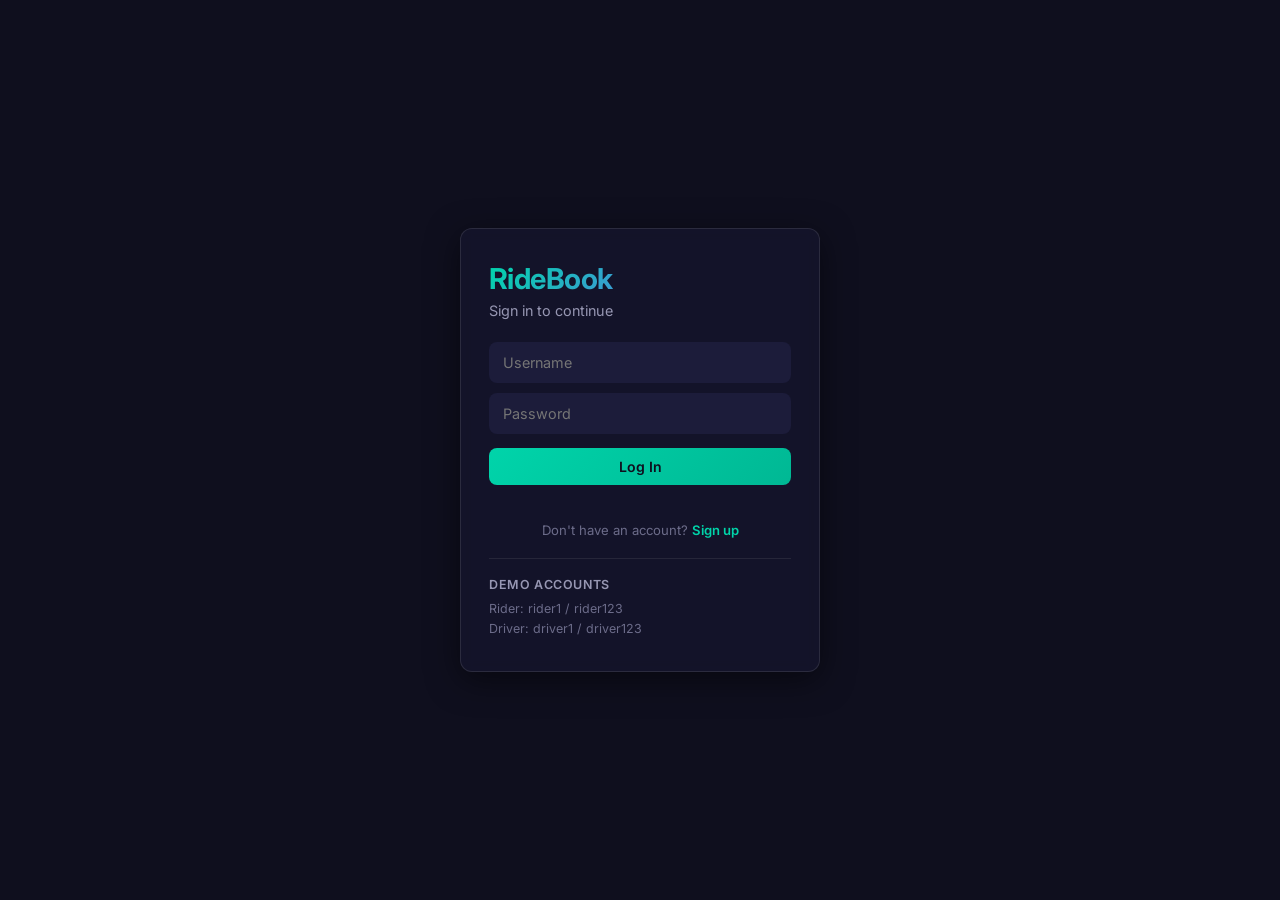
<file: public/index.html>
<!DOCTYPE html>
<html lang="en">
<head>
  <meta charset="UTF-8">
  <meta name="viewport" content="width=device-width, initial-scale=1.0">
  <title>RideBook - Login</title>
  <link rel="preconnect" href="https://fonts.googleapis.com">
  <link href="https://fonts.googleapis.com/css2?family=Inter:wght@400;500;600;700&display=swap" rel="stylesheet">
  <link rel="stylesheet" href="style.css">
</head>
<body>
  <div id="login-page">
    <div id="login-card">
      <h1>RideBook</h1>
      <p class="instruction">Sign in to continue</p>

      <form id="login-form">
        <input type="text" id="username-input" placeholder="Username" autocomplete="username">
        <input type="password" id="password-input" placeholder="Password" autocomplete="current-password">
        <button type="submit" id="login-btn">Log In</button>
      </form>

      <p id="form-error" class="login-error"></p>

      <p id="toggle-mode">
        Don't have an account? <a href="signup.html">Sign up</a>
      </p>

      <div id="demo-accounts">
        <p class="demo-title">Demo accounts</p>
        <p>Rider: rider1 / rider123</p>
        <p>Driver: driver1 / driver123</p>
      </div>
    </div>
  </div>
  <script src="login.js"></script>
</body>
</html>
</file>
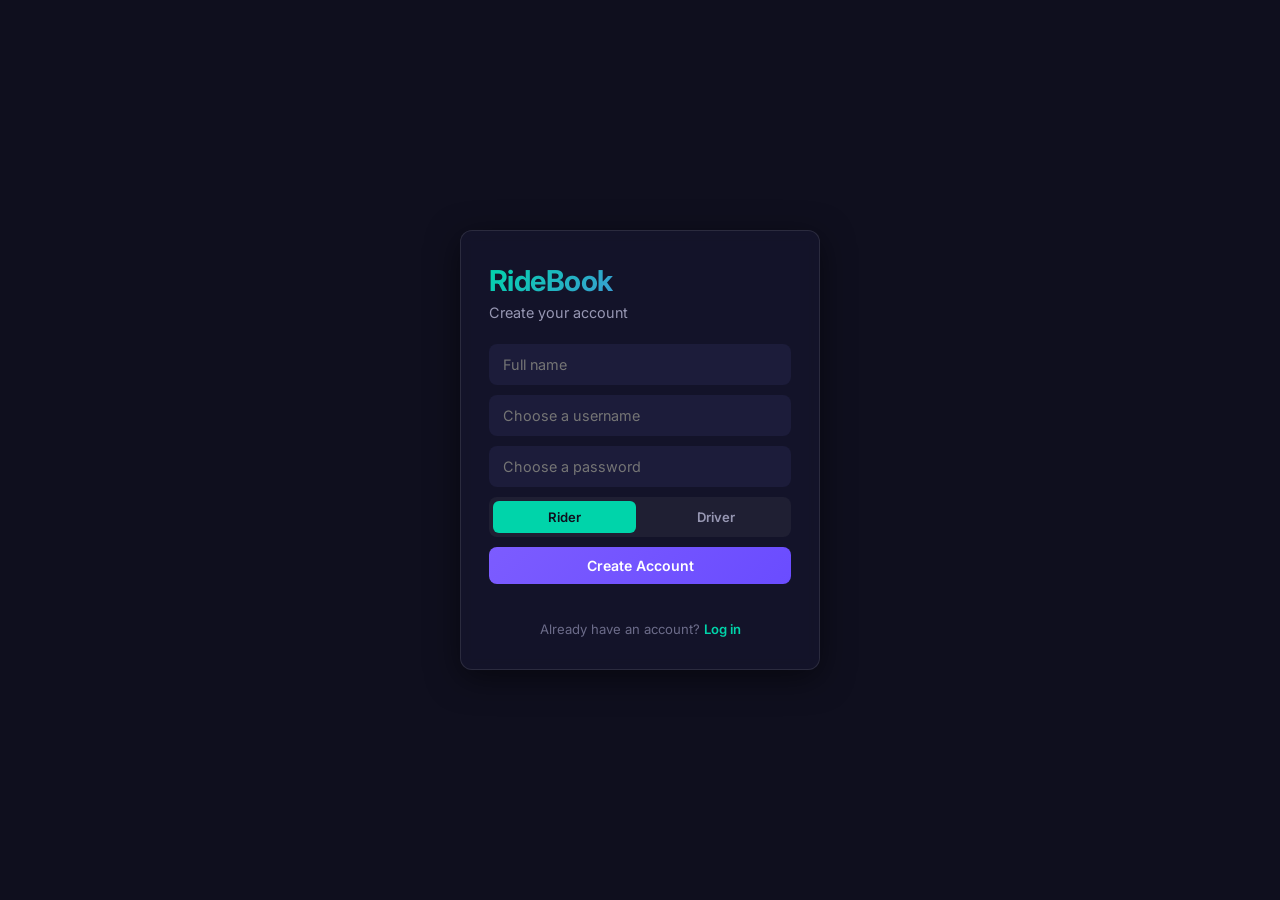
<file: public/signup.html>
<!DOCTYPE html>
<html lang="en">
<head>
  <meta charset="UTF-8">
  <meta name="viewport" content="width=device-width, initial-scale=1.0">
  <title>RideBook - Sign Up</title>
  <link rel="preconnect" href="https://fonts.googleapis.com">
  <link href="https://fonts.googleapis.com/css2?family=Inter:wght@400;500;600;700&display=swap" rel="stylesheet">
  <link rel="stylesheet" href="style.css">
</head>
<body>
  <div id="login-page">
    <div id="login-card">
      <h1>RideBook</h1>
      <p class="instruction">Create your account</p>

      <form id="signup-form">
        <input type="text" id="signup-name-input" placeholder="Full name" autocomplete="name">
        <input type="text" id="signup-username-input" placeholder="Choose a username" autocomplete="username">
        <input type="password" id="signup-password-input" placeholder="Choose a password" autocomplete="new-password">
        <div id="role-toggle">
          <button type="button" class="role-btn active" data-role="rider">Rider</button>
          <button type="button" class="role-btn" data-role="driver">Driver</button>
        </div>
        <button type="submit" id="signup-btn">Create Account</button>
      </form>

      <p id="form-error" class="login-error"></p>

      <p id="toggle-mode">
        Already have an account? <a href="index.html">Log in</a>
      </p>
    </div>
  </div>
  <script src="signup.js"></script>
</body>
</html>
</file>
<file: public/style.css>
:root {
  --bg-primary: #0f0f1e;
  --bg-sidebar: #14142b;
  --bg-card: #1c1c3a;
  --bg-card-hover: #232347;
  --accent-teal: #00d4aa;
  --accent-purple: #7c5cff;
  --text-primary: #ffffff;
  --text-secondary: #9797b3;
  --text-muted: #6c6c8a;
  --danger: #ff5470;
  --warning: #ffb84d;
  --radius: 12px;
  --shadow: 0 4px 16px rgba(0, 0, 0, 0.35);
}

* {
  margin: 0;
  padding: 0;
  box-sizing: border-box;
}

body {
  font-family: 'Inter', -apple-system, BlinkMacSystemFont, 'Segoe UI', Roboto, sans-serif;
  height: 100vh;
  overflow: hidden;
  background: var(--bg-primary);
}

button {
  padding: 10px 18px;
  border: none;
  border-radius: 8px;
  cursor: pointer;
  font-size: 0.88rem;
  font-weight: 600;
  font-family: inherit;
  transition: transform 0.12s ease, background 0.15s ease, box-shadow 0.15s ease;
}

button:hover {
  transform: translateY(-1px);
}

button:active {
  transform: translateY(0);
}

.hidden {
  display: none !important;
}

/* ===== Ride app layout (sidebar + map) ===== */
#app {
  display: flex;
  height: 100vh;
}

#sidebar {
  width: 360px;
  padding: 20px;
  background: var(--bg-sidebar);
  color: var(--text-primary);
  overflow-y: auto;
  flex-shrink: 0;
  border-right: 1px solid rgba(255, 255, 255, 0.06);
}

#sidebar h1 {
  font-size: 1.5rem;
  font-weight: 700;
  margin-bottom: 4px;
  background: linear-gradient(135deg, var(--accent-teal), var(--accent-purple));
  -webkit-background-clip: text;
  background-clip: text;
  color: transparent;
}

#sidebar h2 {
  font-size: 0.8rem;
  font-weight: 600;
  margin-top: 20px;
  margin-bottom: 10px;
  color: var(--text-muted);
  text-transform: uppercase;
  letter-spacing: 1.2px;
}

.instruction {
  font-size: 0.9rem;
  color: var(--text-secondary);
  margin-bottom: 18px;
  line-height: 1.5;
}

#map {
  flex: 1;
  height: 100vh;
}

/* ===== User bar / logout ===== */
#user-bar {
  display: flex;
  align-items: center;
  justify-content: space-between;
  margin-bottom: 12px;
  font-size: 0.85rem;
  color: var(--text-secondary);
}

#user-bar button {
  background: rgba(255, 255, 255, 0.08);
  color: var(--text-primary);
  padding: 6px 12px;
  font-size: 0.75rem;
}

#user-bar button:hover {
  background: rgba(255, 255, 255, 0.14);
}

/* ===== History toggle / panels ===== */
#history-toggle-btn {
  width: 100%;
  background: rgba(124, 92, 255, 0.15);
  color: var(--accent-purple);
  padding: 10px;
  margin: 10px 0 6px;
  font-size: 0.85rem;
}

#history-toggle-btn:hover {
  background: rgba(124, 92, 255, 0.28);
}

#active-ride-section {
  margin-top: 20px;
}

#active-ride-section h2 {
  font-size: 0.8rem;
  font-weight: 600;
  color: var(--text-muted);
  text-transform: uppercase;
  letter-spacing: 1px;
  margin-bottom: 10px;
}

#history-panel {
  margin-top: 10px;
}

#close-history-btn {
  background: rgba(255, 255, 255, 0.08);
  color: var(--text-primary);
  padding: 8px 14px;
  font-size: 0.8rem;
  margin-bottom: 14px;
}

#close-history-btn:hover {
  background: rgba(255, 255, 255, 0.14);
}

#history-panel h2 {
  font-size: 0.8rem;
  font-weight: 600;
  color: var(--text-muted);
  text-transform: uppercase;
  letter-spacing: 1px;
  margin-bottom: 10px;
}

/* ===== Search card (pickup / stops / dropoff) ===== */
#search-card {
  background: var(--bg-card);
  border-radius: var(--radius);
  padding: 16px;
  margin-top: 12px;
  margin-bottom: 20px;
  border: 1px solid rgba(255, 255, 255, 0.05);
}

.search-field {
  margin-bottom: 14px;
  position: relative;
}

.search-field label {
  display: block;
  font-size: 0.72rem;
  color: var(--text-muted);
  text-transform: uppercase;
  letter-spacing: 0.6px;
  margin-bottom: 6px;
}

.search-input-row {
  display: flex;
  gap: 6px;
}

.search-field input {
  width: 100%;
  padding: 10px 12px;
  border: none;
  border-radius: 8px;
  background: var(--bg-primary);
  color: var(--text-primary);
  font-family: inherit;
  font-size: 0.85rem;
}

.search-field input:focus {
  outline: 2px solid var(--accent-teal);
}

#use-location-btn {
  background: var(--bg-primary);
  padding: 8px 12px;
  font-size: 0.95rem;
}

.remove-stop-btn {
  background: rgba(255, 84, 112, 0.15);
  color: var(--danger);
  padding: 8px 12px;
  font-size: 0.85rem;
}

.remove-stop-btn:hover {
  background: var(--danger);
  color: #ffffff;
}

.suggestions {
  list-style: none;
  position: absolute;
  top: 100%;
  left: 0;
  right: 0;
  background: var(--bg-primary);
  border-radius: 8px;
  margin-top: 4px;
  max-height: 180px;
  overflow-y: auto;
  z-index: 20;
  box-shadow: var(--shadow);
}

.suggestions:empty {
  display: none;
}

.suggestions li {
  padding: 9px 12px;
  font-size: 0.8rem;
  color: var(--text-secondary);
  cursor: pointer;
}

.suggestions li:hover {
  background: var(--bg-card-hover);
  color: var(--text-primary);
}

#add-stop-btn {
  width: 100%;
  background: rgba(124, 92, 255, 0.15);
  color: var(--accent-purple);
  padding: 9px;
  font-size: 0.8rem;
  margin-bottom: 14px;
}

#add-stop-btn:hover {
  background: rgba(124, 92, 255, 0.28);
}

#ride-controls {
  display: flex;
  flex-wrap: wrap;
  gap: 10px;
}

#ride-controls.hidden {
  display: none;
}

.fare-estimate {
  width: 100%;
  font-size: 0.95rem;
  font-weight: 700;
  color: var(--accent-teal);
  margin-bottom: 2px;
}

#request-btn {
  background: linear-gradient(135deg, var(--accent-teal), #00b894);
  color: #0f0f1e;
  flex: 1;
  box-shadow: 0 4px 14px rgba(0, 212, 170, 0.25);
}

#request-btn:hover {
  box-shadow: 0 6px 18px rgba(0, 212, 170, 0.35);
}

#reset-btn {
  background: rgba(255, 255, 255, 0.08);
  color: var(--text-primary);
}

#reset-btn:hover {
  background: rgba(255, 255, 255, 0.14);
}

/* ===== Tabs (driver dashboard active/history) ===== */
.tabs {
  display: flex;
  gap: 4px;
  background: rgba(255, 255, 255, 0.05);
  padding: 4px;
  border-radius: 10px;
  margin-top: 16px;
  margin-bottom: 14px;
}

.tab-btn {
  flex: 1;
  background: transparent;
  color: var(--text-secondary);
  padding: 8px 12px;
  font-size: 0.8rem;
  border-radius: 7px;
}

.tab-btn:hover {
  transform: none;
  color: var(--text-primary);
}

.tab-btn.active {
  background: var(--bg-card);
  color: var(--accent-teal);
  box-shadow: var(--shadow);
}

/* ===== Ride lists (rider + driver) ===== */
#active-rides-list,
#history-rides-list,
#rides-list {
  list-style: none;
}

#active-rides-list li,
#history-rides-list li,
#rides-list li {
  background: var(--bg-card);
  padding: 14px;
  border-radius: var(--radius);
  margin-bottom: 10px;
  font-size: 0.85rem;
  color: var(--text-secondary);
  line-height: 1.6;
  border: 1px solid rgba(255, 255, 255, 0.05);
  transition: background 0.15s ease, transform 0.15s ease;
}

#active-rides-list li:hover,
#history-rides-list li:hover,
#rides-list li:hover {
  background: var(--bg-card-hover);
  transform: translateY(-1px);
}

.empty-state {
  color: var(--text-muted);
  font-style: italic;
  font-size: 0.85rem;
  padding: 16px 0;
}

.empty-hint {
  color: var(--text-muted);
  font-style: italic;
  font-size: 0.85rem;
}

.status {
  display: inline-block;
  padding: 3px 10px;
  border-radius: 20px;
  font-size: 0.68rem;
  font-weight: 700;
  text-transform: uppercase;
  letter-spacing: 0.4px;
}

.status.pending {
  background: var(--warning);
  color: #1a1a2e;
}

.status.accepted {
  background: var(--accent-teal);
  color: #0f0f1e;
}

.status.completed {
  background: rgba(255, 255, 255, 0.12);
  color: var(--text-secondary);
}

.status.cancelled {
  background: var(--danger);
  color: #ffffff;
}

.timestamp {
  color: var(--text-muted);
  font-size: 0.75rem;
}

.driver-info {
  color: var(--accent-purple);
  font-size: 0.8rem;
  font-weight: 500;
}

.ride-card-actions {
  display: flex;
  gap: 8px;
  margin-top: 8px;
}

.cancel-btn {
  background: rgba(255, 84, 112, 0.15);
  color: var(--danger);
  padding: 7px 14px;
  font-size: 0.78rem;
}

.cancel-btn:hover {
  background: var(--danger);
  color: #ffffff;
}

.chat-btn {
  background: rgba(124, 92, 255, 0.15);
  color: var(--accent-purple);
  padding: 7px 14px;
  font-size: 0.78rem;
}

.chat-btn:hover {
  background: rgba(124, 92, 255, 0.28);
}

/* ===== Star rating ===== */
.star-rating {
  margin-top: 8px;
  font-size: 0.85rem;
  color: var(--text-secondary);
}

.star {
  color: var(--text-muted);
  font-size: 1.2rem;
  cursor: pointer;
  margin-left: 2px;
}

.star:hover,
.star:hover ~ .star {
  color: var(--warning);
}

/* ===== Driver profile card ===== */
#driver-profile {
  display: flex;
  flex-wrap: wrap;
  gap: 8px;
  align-items: center;
  margin-bottom: 20px;
  background: var(--bg-card);
  padding: 16px;
  border-radius: var(--radius);
  border: 1px solid rgba(255, 255, 255, 0.05);
}

#driver-profile input {
  flex: 1;
  min-width: 140px;
  padding: 10px 12px;
  border: none;
  border-radius: 8px;
  background: var(--bg-primary);
  color: var(--text-primary);
  font-family: inherit;
  font-size: 0.85rem;
}

#driver-profile input:focus {
  outline: 2px solid var(--accent-teal);
}

#driver-profile button {
  background: linear-gradient(135deg, var(--accent-teal), #00b894);
  color: #0f0f1e;
}

#profile-status {
  width: 100%;
  color: var(--text-muted);
  font-size: 0.8rem;
  margin-top: 4px;
}

/* ===== Login / Sign-up pages ===== */
#login-page {
  height: 100vh;
  display: flex;
  align-items: center;
  justify-content: center;
  overflow: auto;
  background-image:
    linear-gradient(rgba(15, 15, 30, 0.75), rgba(15, 15, 30, 0.85)),
    url('https://images.unsplash.com/photo-1449965408869-eaa3f722e40d?auto=format&fit=crop&w=1600&q=80');
  background-size: cover;
  background-position: center;
}

#login-card {
  width: 360px;
  background: rgba(20, 20, 43, 0.9);
  backdrop-filter: blur(6px);
  padding: 32px 28px;
  border-radius: var(--radius);
  border: 1px solid rgba(255, 255, 255, 0.1);
  box-shadow: 0 8px 32px rgba(0, 0, 0, 0.5);
}

#login-card h1 {
  font-size: 1.8rem;
  font-weight: 700;
  margin-bottom: 4px;
  background: linear-gradient(135deg, var(--accent-teal), var(--accent-purple));
  -webkit-background-clip: text;
  background-clip: text;
  color: transparent;
  letter-spacing: -0.02em;
}

#login-card .instruction {
  margin-bottom: 20px;
}

#login-form,
#signup-form {
  display: flex;
  flex-direction: column;
  gap: 10px;
}

#login-form input,
#signup-form input {
  padding: 12px 14px;
  border: none;
  border-radius: 8px;
  background: var(--bg-card);
  color: var(--text-primary);
  font-family: inherit;
  font-size: 0.9rem;
}

#login-form input:focus,
#signup-form input:focus {
  outline: 2px solid var(--accent-teal);
}

#login-btn {
  background: linear-gradient(135deg, var(--accent-teal), #00b894);
  color: #0f0f1e;
  margin-top: 4px;
}

.login-error {
  color: var(--danger);
  font-size: 0.82rem;
  margin-top: 10px;
  min-height: 1em;
}

#demo-accounts {
  margin-top: 20px;
  padding-top: 16px;
  border-top: 1px solid rgba(255, 255, 255, 0.08);
  color: var(--text-muted);
  font-size: 0.78rem;
  line-height: 1.6;
}

.demo-title {
  text-transform: uppercase;
  letter-spacing: 0.6px;
  font-weight: 600;
  margin-bottom: 4px;
  color: var(--text-secondary);
}

#role-toggle {
  display: flex;
  gap: 8px;
  background: rgba(255, 255, 255, 0.05);
  padding: 4px;
  border-radius: 8px;
}

.role-btn {
  flex: 1;
  background: transparent;
  color: var(--text-secondary);
  padding: 8px 12px;
  font-size: 0.82rem;
  border-radius: 6px;
}

.role-btn:hover {
  transform: none;
  color: var(--text-primary);
}

.role-btn.active {
  background: var(--accent-teal);
  color: #0f0f1e;
}

#signup-btn {
  background: linear-gradient(135deg, var(--accent-purple), #6a4cff);
  color: #ffffff;
}

#toggle-mode {
  text-align: center;
  font-size: 0.82rem;
  color: var(--text-muted);
  margin-top: 14px;
}

#toggle-mode a {
  color: var(--accent-teal);
  text-decoration: none;
  font-weight: 600;
}

#toggle-mode a:hover {
  text-decoration: underline;
}

/* ===== Cancel-reason & chat modals ===== */
.modal-overlay {
  position: fixed;
  inset: 0;
  background: rgba(0, 0, 0, 0.6);
  display: flex;
  align-items: center;
  justify-content: center;
  z-index: 1000;
}

.modal-overlay.hidden {
  display: none;
}

.modal-card {
  background: var(--bg-sidebar);
  border-radius: var(--radius);
  padding: 24px;
  width: 320px;
  border: 1px solid rgba(255, 255, 255, 0.08);
  box-shadow: var(--shadow);
}

.modal-card h2 {
  font-size: 1.1rem;
  margin-bottom: 14px;
  color: var(--text-primary);
}

.modal-card label {
  display: block;
  font-size: 0.75rem;
  color: var(--text-muted);
  text-transform: uppercase;
  letter-spacing: 0.6px;
  margin-bottom: 6px;
}

#cancel-reason-select {
  width: 100%;
  padding: 10px 12px;
  border-radius: 8px;
  border: none;
  background: var(--bg-card);
  color: var(--text-primary);
  font-family: inherit;
  font-size: 0.85rem;
  margin-bottom: 16px;
}

.modal-actions {
  display: flex;
  gap: 10px;
}

#cancel-modal-back-btn {
  flex: 1;
  background: rgba(255, 255, 255, 0.08);
  color: var(--text-primary);
}

#cancel-modal-confirm-btn {
  flex: 1;
  background: var(--danger);
  color: #ffffff;
}

.chat-card {
  width: 380px;
  display: flex;
  flex-direction: column;
  max-height: 70vh;
}

.chat-header {
  display: flex;
  justify-content: space-between;
  align-items: center;
  margin-bottom: 12px;
}

.chat-close-btn {
  background: rgba(255, 255, 255, 0.08);
  color: var(--text-primary);
  padding: 6px 10px;
  font-size: 0.8rem;
}

.chat-messages {
  flex: 1;
  overflow-y: auto;
  display: flex;
  flex-direction: column;
  gap: 8px;
  padding: 8px 0;
  min-height: 200px;
  max-height: 320px;
}

.chat-bubble {
  max-width: 75%;
  padding: 8px 12px;
  border-radius: 12px;
  font-size: 0.85rem;
  line-height: 1.4;
}

.chat-bubble.self {
  align-self: flex-end;
  background: var(--accent-teal);
  color: #0f0f1e;
}

.chat-bubble.other {
  align-self: flex-start;
  background: var(--bg-card);
  color: var(--text-primary);
}

.chat-sender {
  display: block;
  font-size: 0.68rem;
  font-weight: 700;
  text-transform: uppercase;
  letter-spacing: 0.5px;
  opacity: 0.7;
  margin-bottom: 2px;
}

.chat-input-row {
  display: flex;
  gap: 8px;
  margin-top: 10px;
}

.chat-input-row input {
  flex: 1;
  padding: 10px 12px;
  border: none;
  border-radius: 8px;
  background: var(--bg-card);
  color: var(--text-primary);
  font-family: inherit;
  font-size: 0.85rem;
}

.chat-input-row input:focus {
  outline: 2px solid var(--accent-teal);
}

#chat-send-btn {
  background: var(--accent-teal);
  color: #0f0f1e;
}
.chat-badge {
  background: var(--danger);
  color: #ffffff;
  border-radius: 999px;
  padding: 1px 7px;
  font-size: 0.7rem;
  font-weight: 700;
  margin-left: 4px;
}
#payment-toggle {
  width: 100%;
  display: flex;
  gap: 6px;
  background: rgba(255, 255, 255, 0.05);
  padding: 4px;
  border-radius: 8px;
  margin-bottom: 10px;
}

.payment-btn {
  flex: 1;
  background: transparent;
  color: var(--text-secondary);
  padding: 8px 10px;
  font-size: 0.8rem;
  border-radius: 6px;
}

.payment-btn:hover {
  transform: none;
  color: var(--text-primary);
}

.payment-btn.active {
  background: var(--accent-teal);
  color: #0f0f1e;
}

#card-fields {
  width: 100%;
  margin-bottom: 10px;
}

#card-fields.hidden {
  display: none;
}

#card-fields input {
  width: 100%;
  padding: 10px 12px;
  border: none;
  border-radius: 8px;
  background: var(--bg-primary);
  color: var(--text-primary);
  font-family: inherit;
  font-size: 0.85rem;
  margin-bottom: 8px;
}

#card-fields input:focus {
  outline: 2px solid var(--accent-teal);
}

.card-fields-row {
  display: flex;
  gap: 8px;
}

.card-fields-row input {
  flex: 1;
}

.card-note {
  font-size: 0.7rem;
  color: var(--text-muted);
  line-height: 1.4;
}
.stats-bar {
  display: flex;
  gap: 14px;
  flex-wrap: wrap;
  font-size: 0.8rem;
  color: var(--text-secondary);
  margin: 6px 0 14px;
  padding: 10px 12px;
  background: rgba(255, 255, 255, 0.04);
  border-radius: 8px;
}

#driver-profile input {
  min-width: 130px;
}

#pickup-map-section {
  margin-top: 16px;
  margin-bottom: 16px;
}

#pickup-map-section h2 {
  font-size: 0.8rem;
  font-weight: 600;
  color: var(--text-muted);
  text-transform: uppercase;
  letter-spacing: 1px;
  margin-bottom: 8px;
}

#pickup-map {
  height: 200px;
  border-radius: var(--radius);
  overflow: hidden;
}

#pickup-distance {
  margin-top: 8px;
  margin-bottom: 0;
}
</file>
